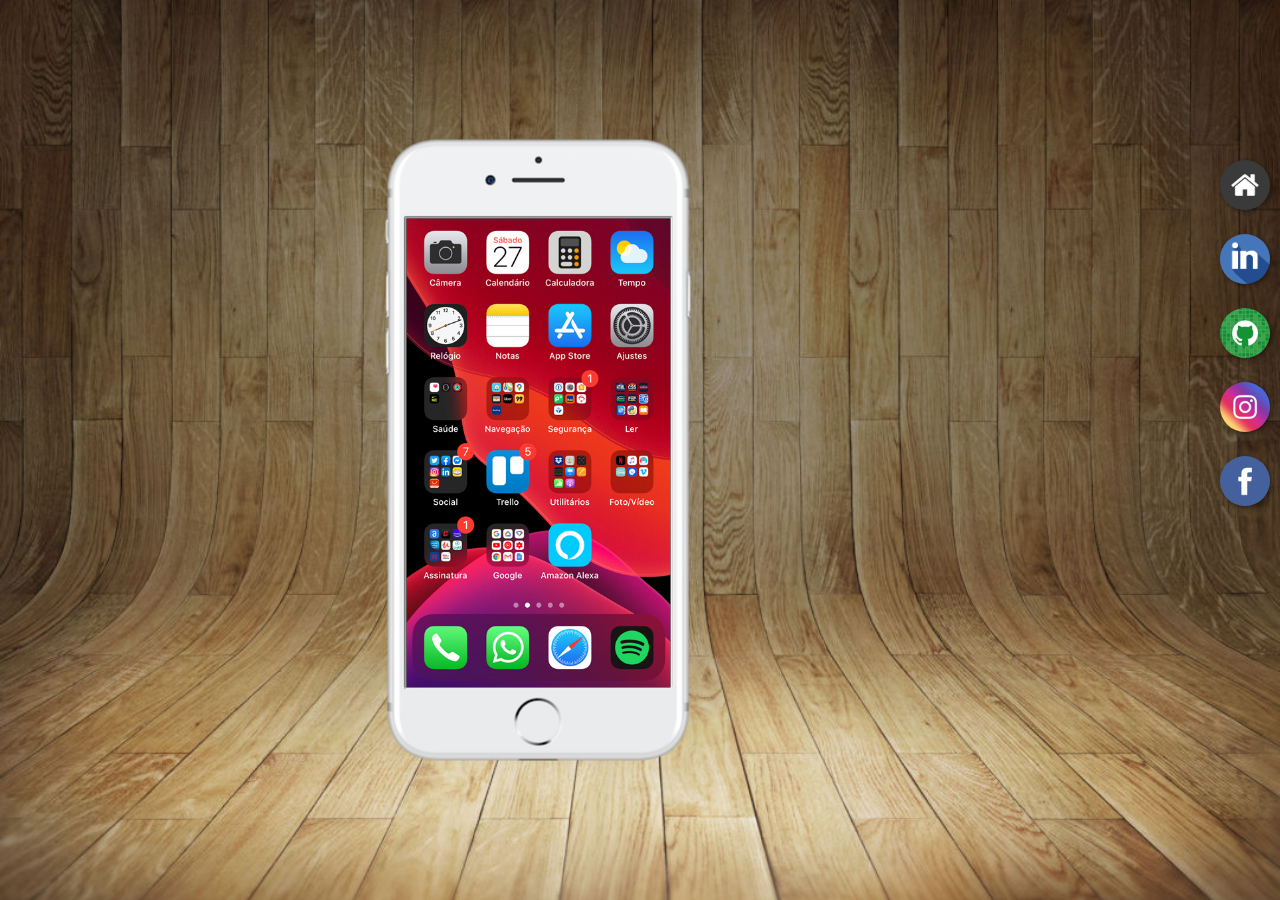
<file: index.html>
<!DOCTYPE html>
<html lang="pt-br">
<head>
    <meta charset="UTF-8">
    <meta name="viewport" content="width=device-width, initial-scale=1.0">
    <link rel="shortcut icon" href="imagens/favicon.ico" type="image/x-icon">
    <link rel="stylesheet" href="./styles/style.css">
    <title>Minhas Redes</title>
</head>
<body>
    <main>
        <section id="telefone">
            <iframe src="./pages/home.html" name="tela" id="tela">navegador não é compativel com isso</iframe>
        </section>
        <section id="redessociais">
            <a href="./pages/home.html" target="tela"><img src="imagens/logo-home.jpg" alt="home"></a><br>
            <a href="pages/linkedin.html" target="tela"><img src="imagens/logo-linkedin.png" alt="logo-linkedin"></a><br>
            <a href="pages/github.html" target="tela"><img src="imagens/logo-github.jpg" alt="logo-github"></a><br>
            <a href="pages/instagram.html" target="tela"><img src="imagens/logo-instagram.jpg" alt="logo-instagram"></a><br>
            <a href="pages/facebook.html" target="tela"><img src="imagens/logo-facebook.jpg" alt="logo-facebook"></a>
        </section>
    </main>
</body>
</html>
</file>
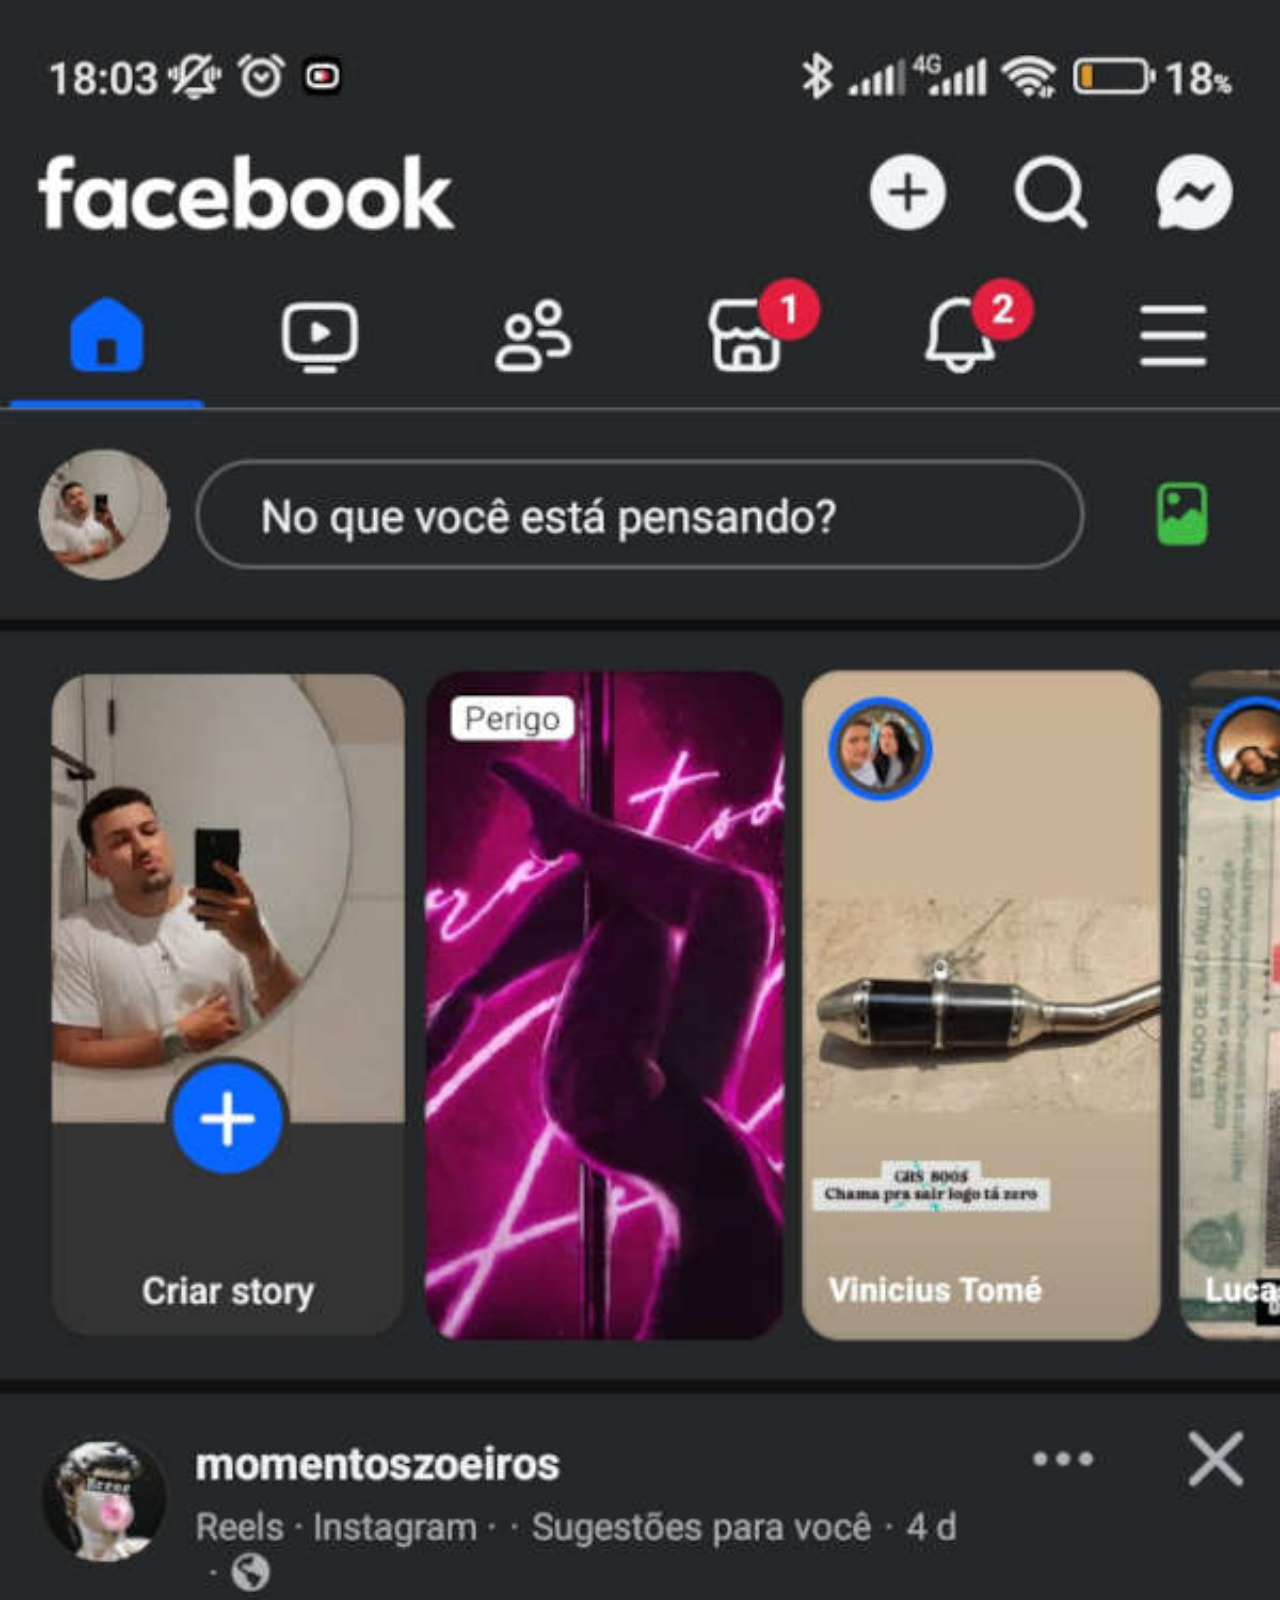
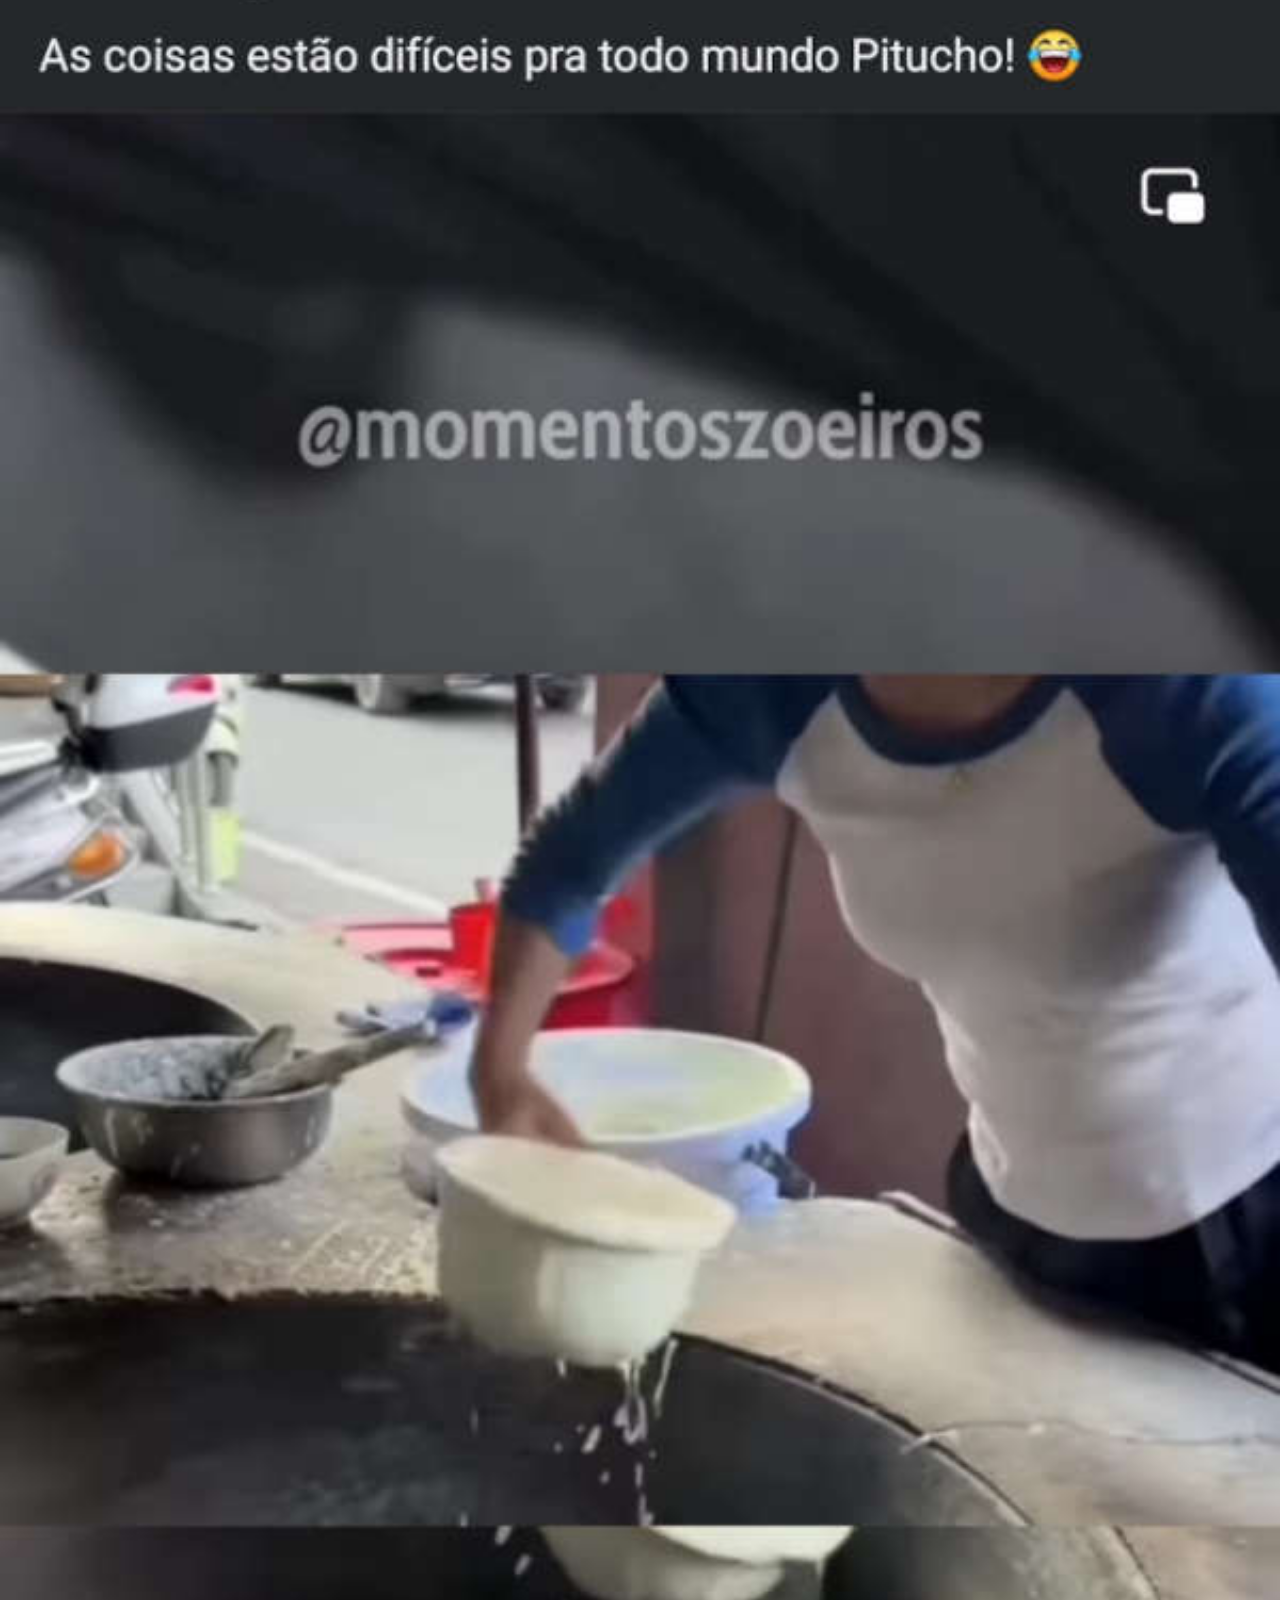
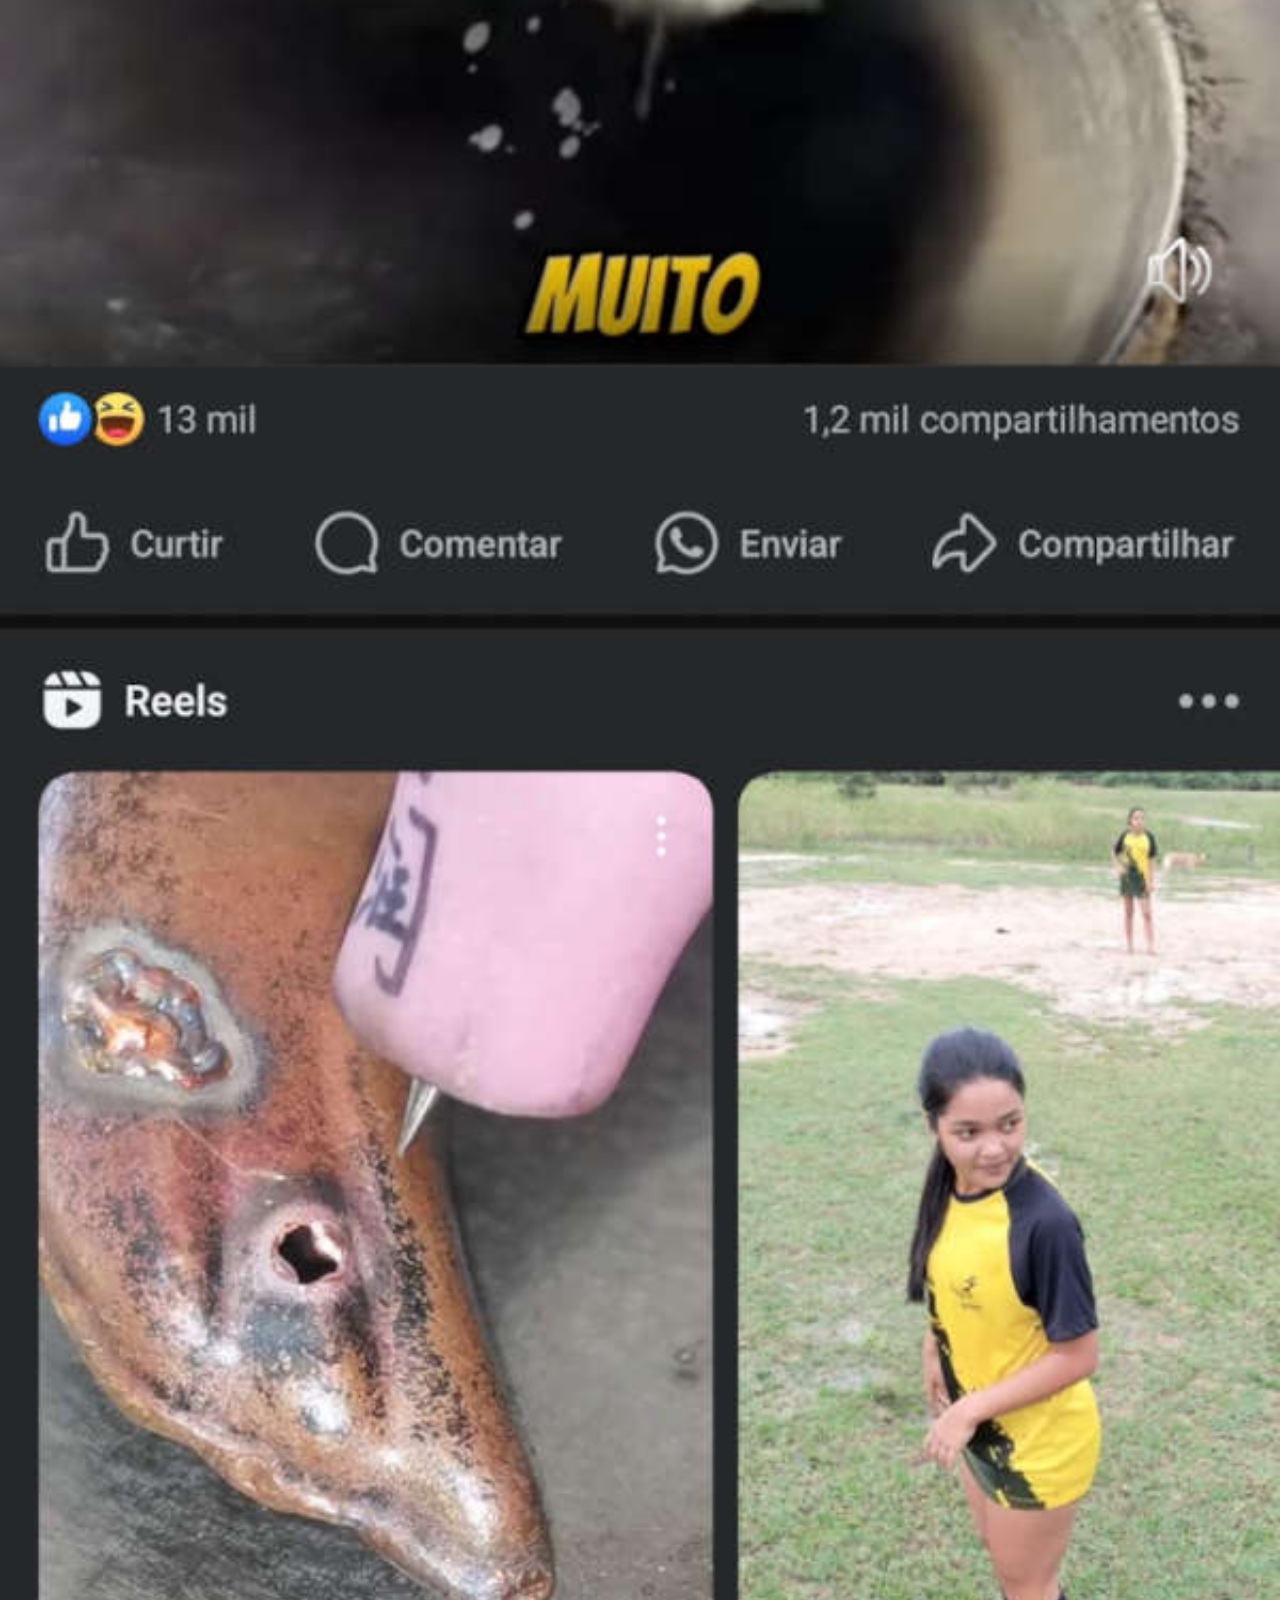
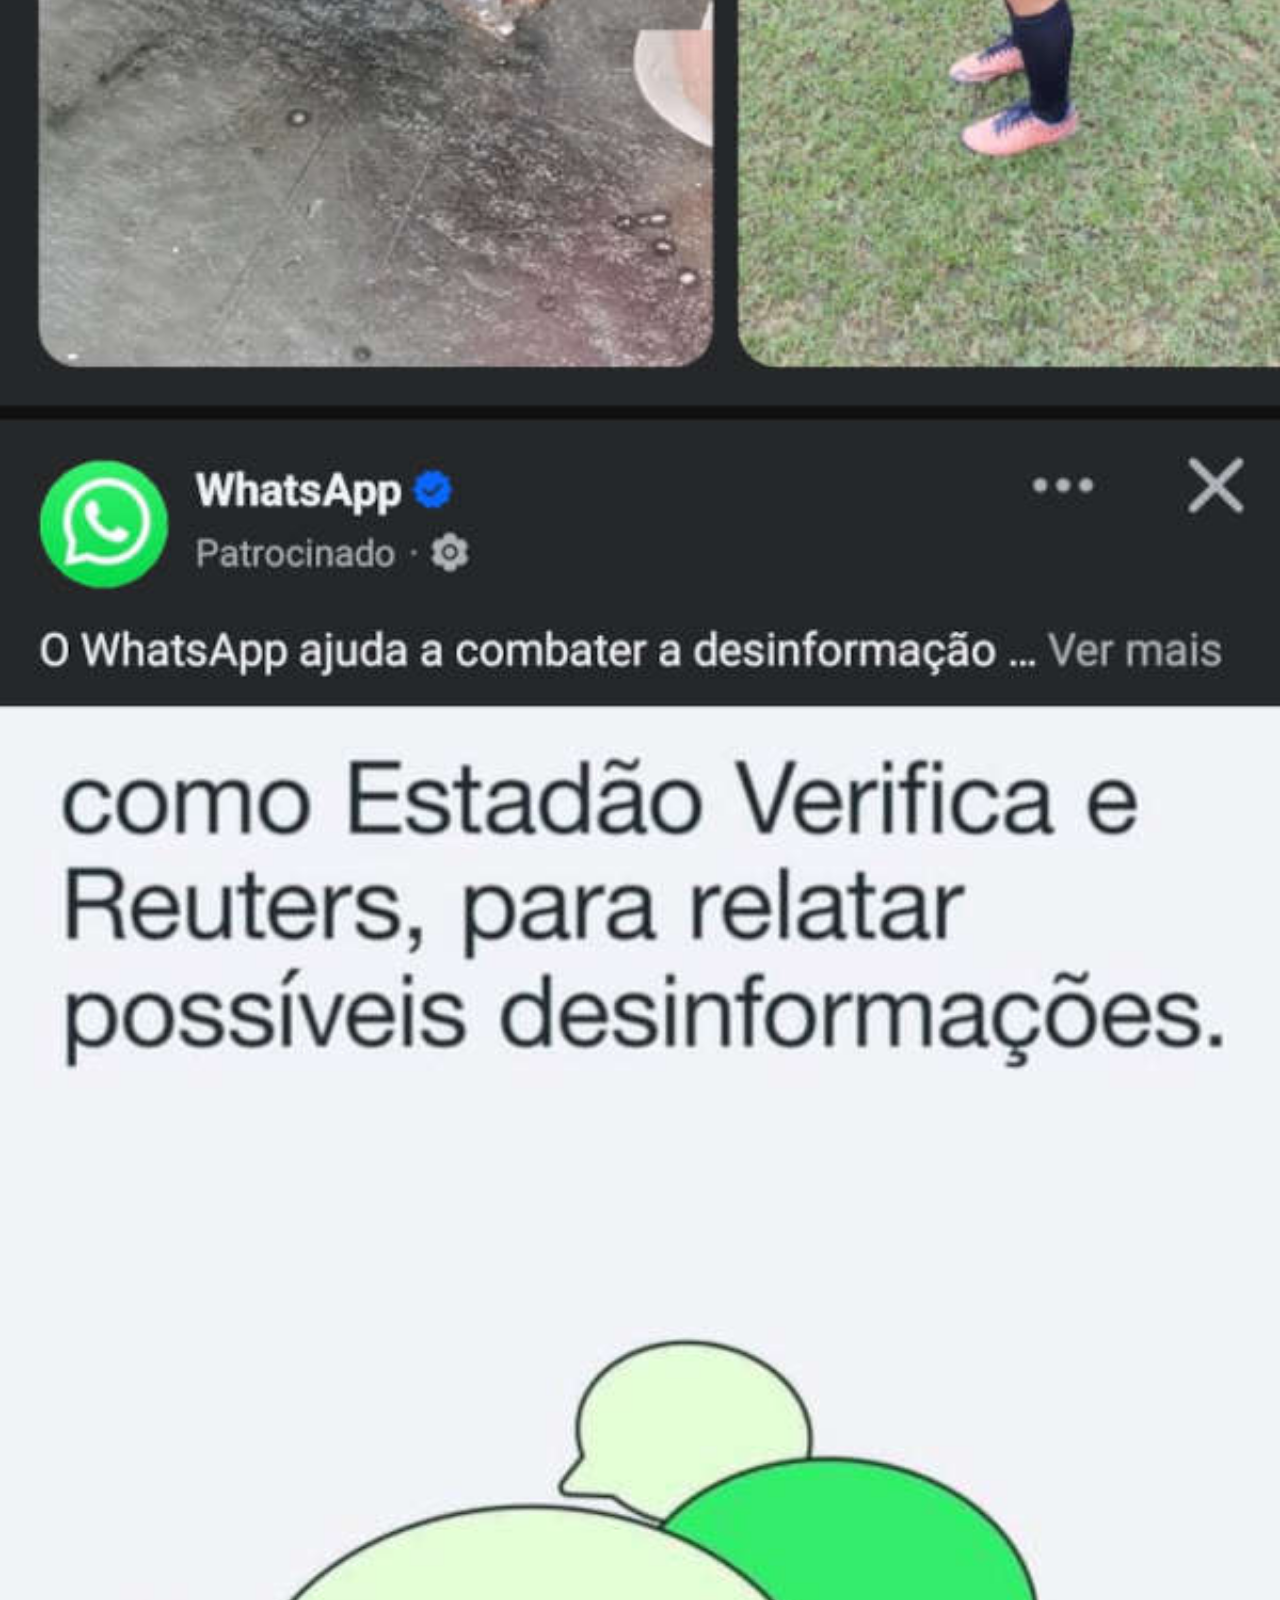
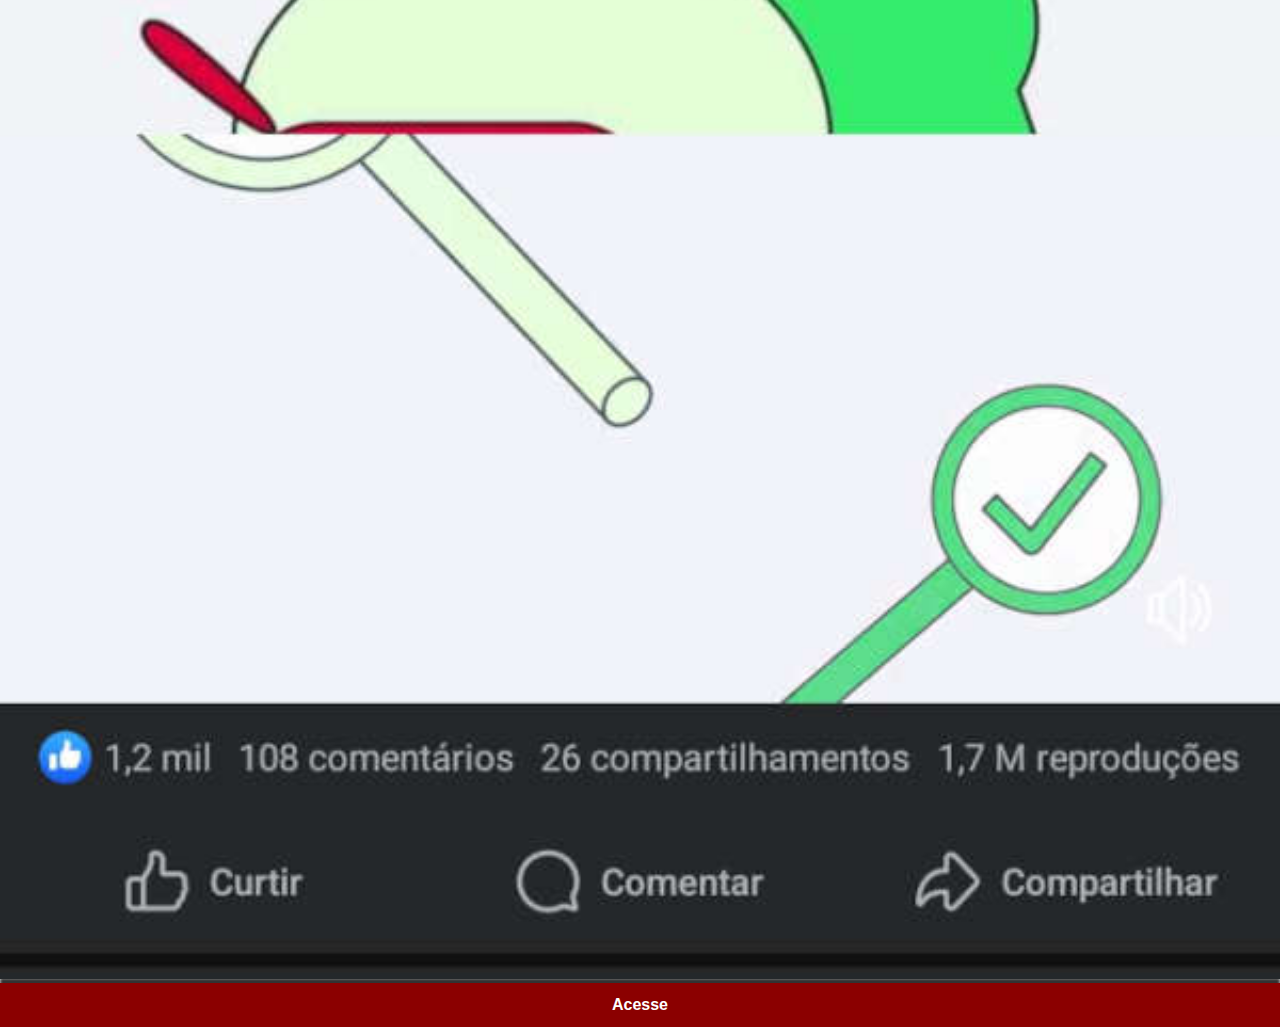
<file: pages/facebook.html>
<!DOCTYPE html>
<html lang="pt-br">
<head>
    <meta charset="UTF-8">
    <meta name="viewport" content="width=device-width, initial-scale=1.0">
    <link rel="stylesheet" href="../styles/redes.css">
    <title>Facebook</title>
</head>
<body>
    <img src="../imagens/tela-facebook.jpg" alt="tela tela-facebook">
    <a href="https://www.google.com/url?sa=t&rct=j&q=&esrc=s&source=web&cd=&cad=rja&uact=8&ved=2ahUKEwjo7Nm3wsWIAxW3qZUCHZcYCQwQFnoECAkQAQ&url=https%3A%2F%2Fwww.facebook.com%2F%3Flocale%3Dpt_BR&usg=AOvVaw2tSOSr8C_HdW62WCfZyZH2&opi=89978449" target="_blank">Acesse</a>
</body>
</html>
</file>
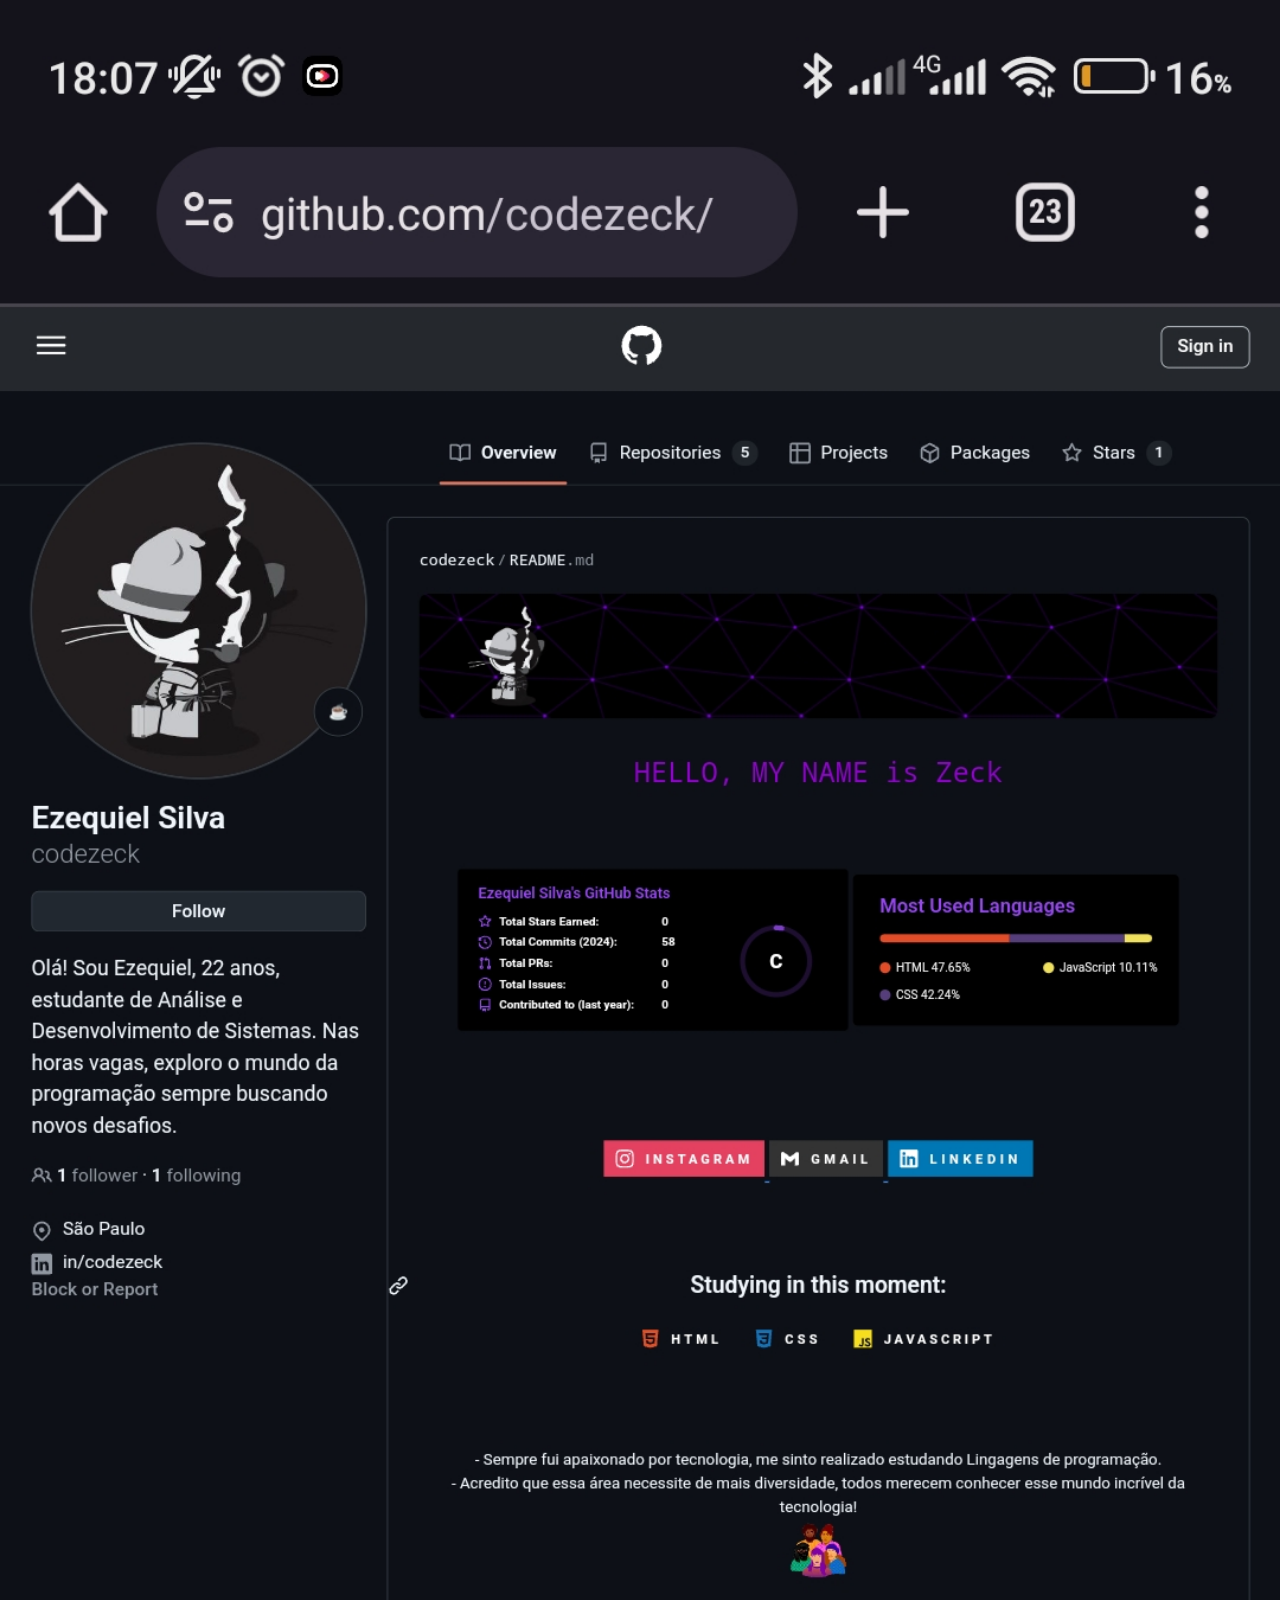
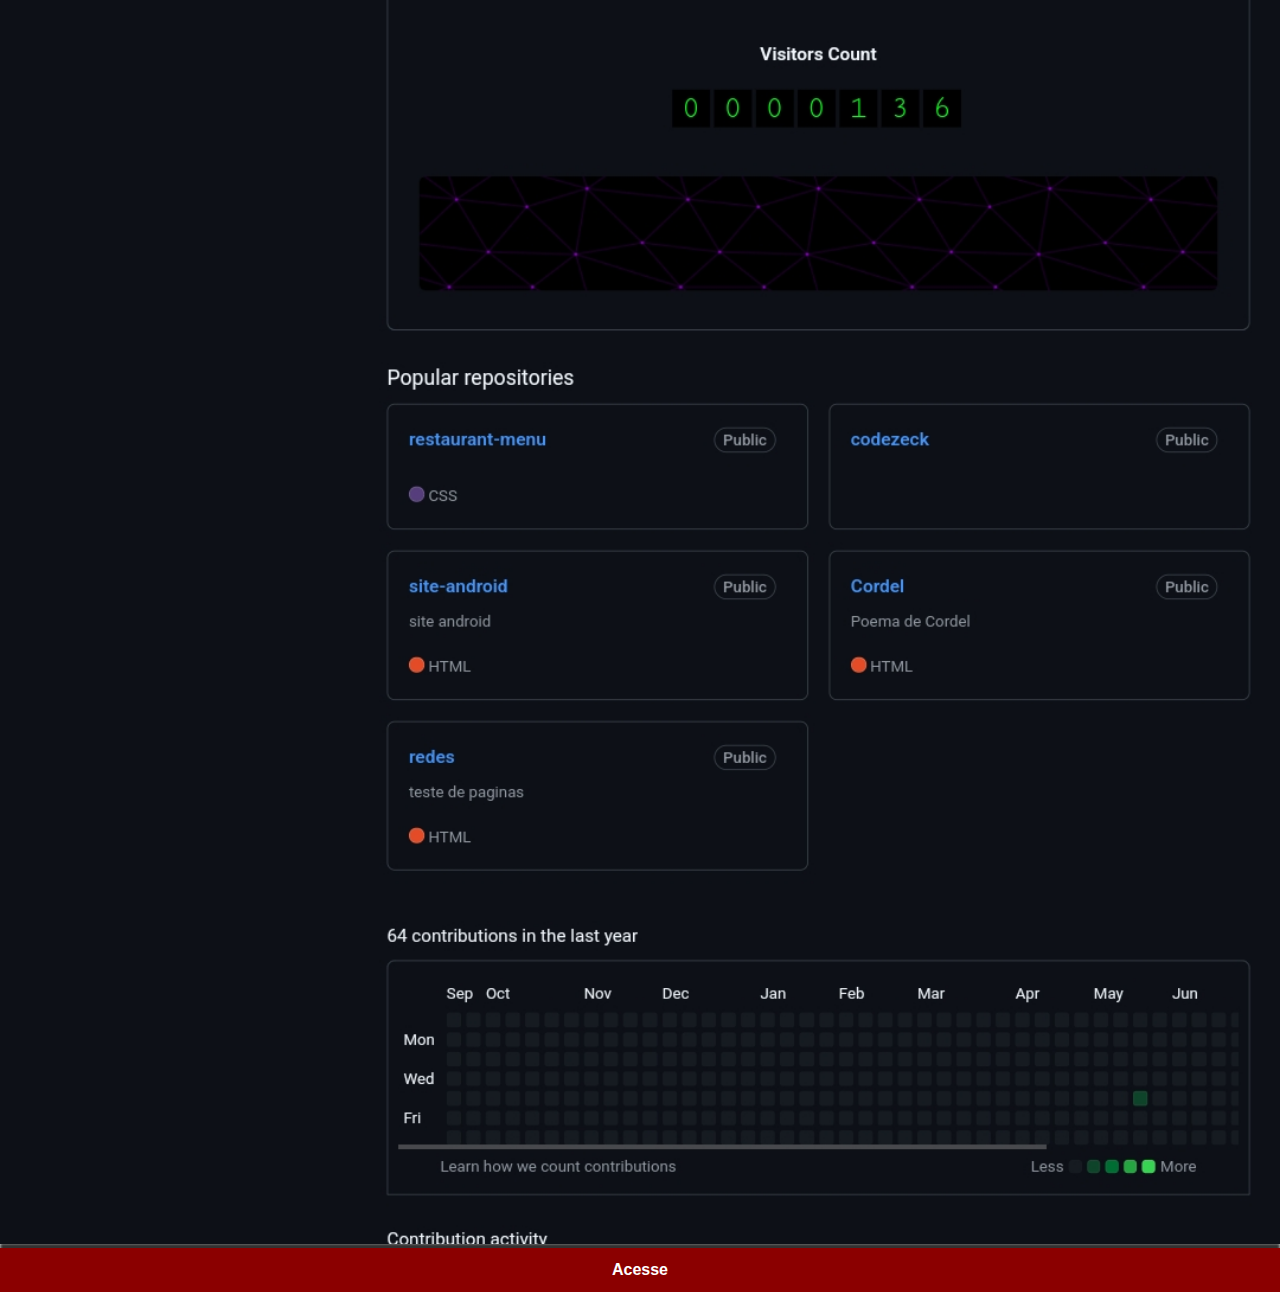
<file: pages/github.html>
<!DOCTYPE html>
<html lang="pt-br">
<head>
    <meta charset="UTF-8">
    <meta name="viewport" content="width=device-width, initial-scale=1.0">
    <link rel="stylesheet" href="../styles/redes.css">
    <title>GitHub</title>
</head>
<body>
    <img src="../imagens/tela-github.jpg" alt="tela-github">
    <a href="https://github.com/codezeck" target="_blank">Acesse</a>
</body>
</html>
</file>
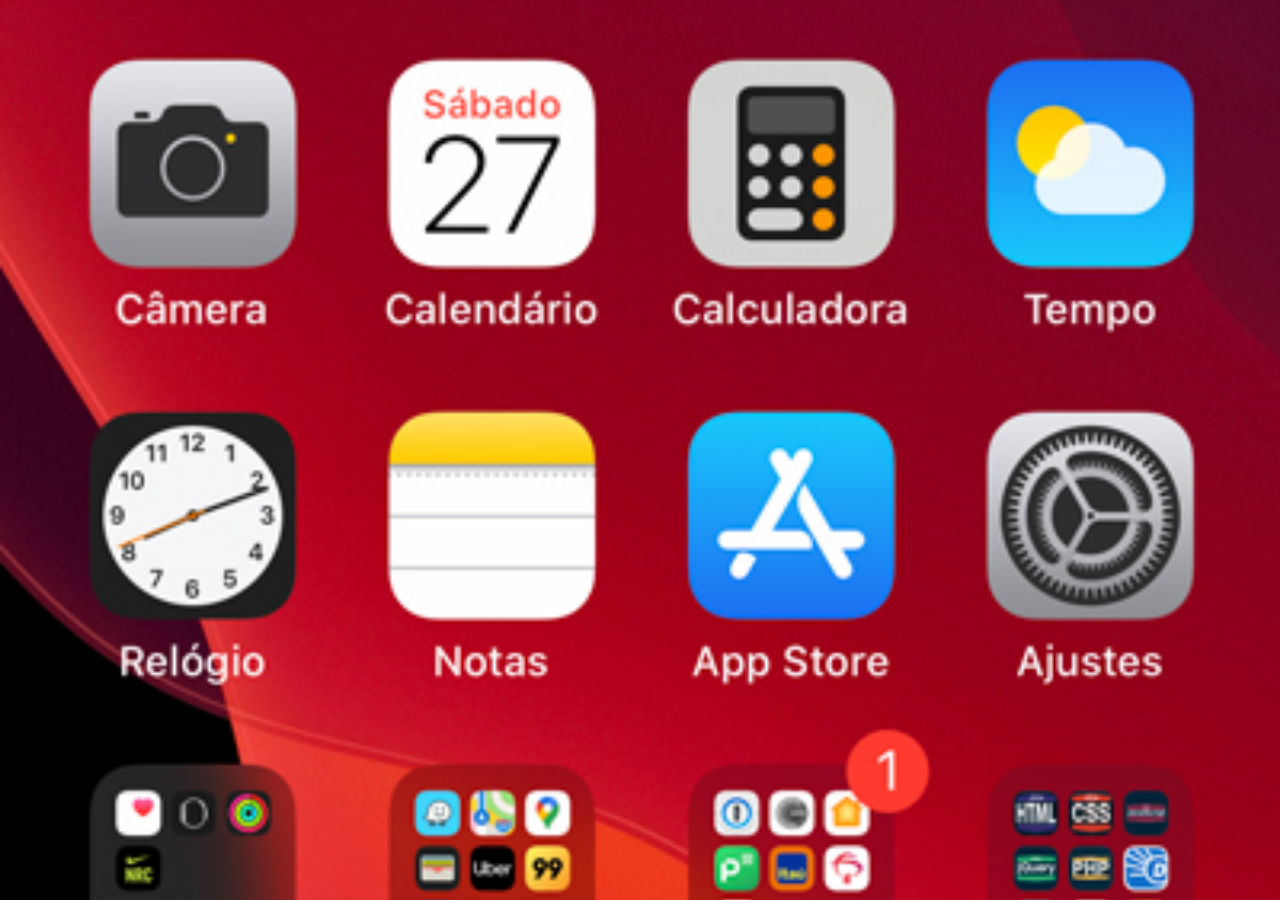
<file: pages/home.html>
<!DOCTYPE html>
<html lang="pt-br">
<head>
    <meta charset="UTF-8">
    <meta name="viewport" content="width=device-width, initial-scale=1.0">
    <title>Home</title>
</head>
<body>
    <style>
        *{
            margin: 0;
            padding: 0;
        }
        body{
            width: 100vw;
            height: 100vh;
            background: url(../imagens/tela-home.jpg) no-repeat top center;
            background-size: cover;
            
        }
    </style>
</body>
</html>
</file>
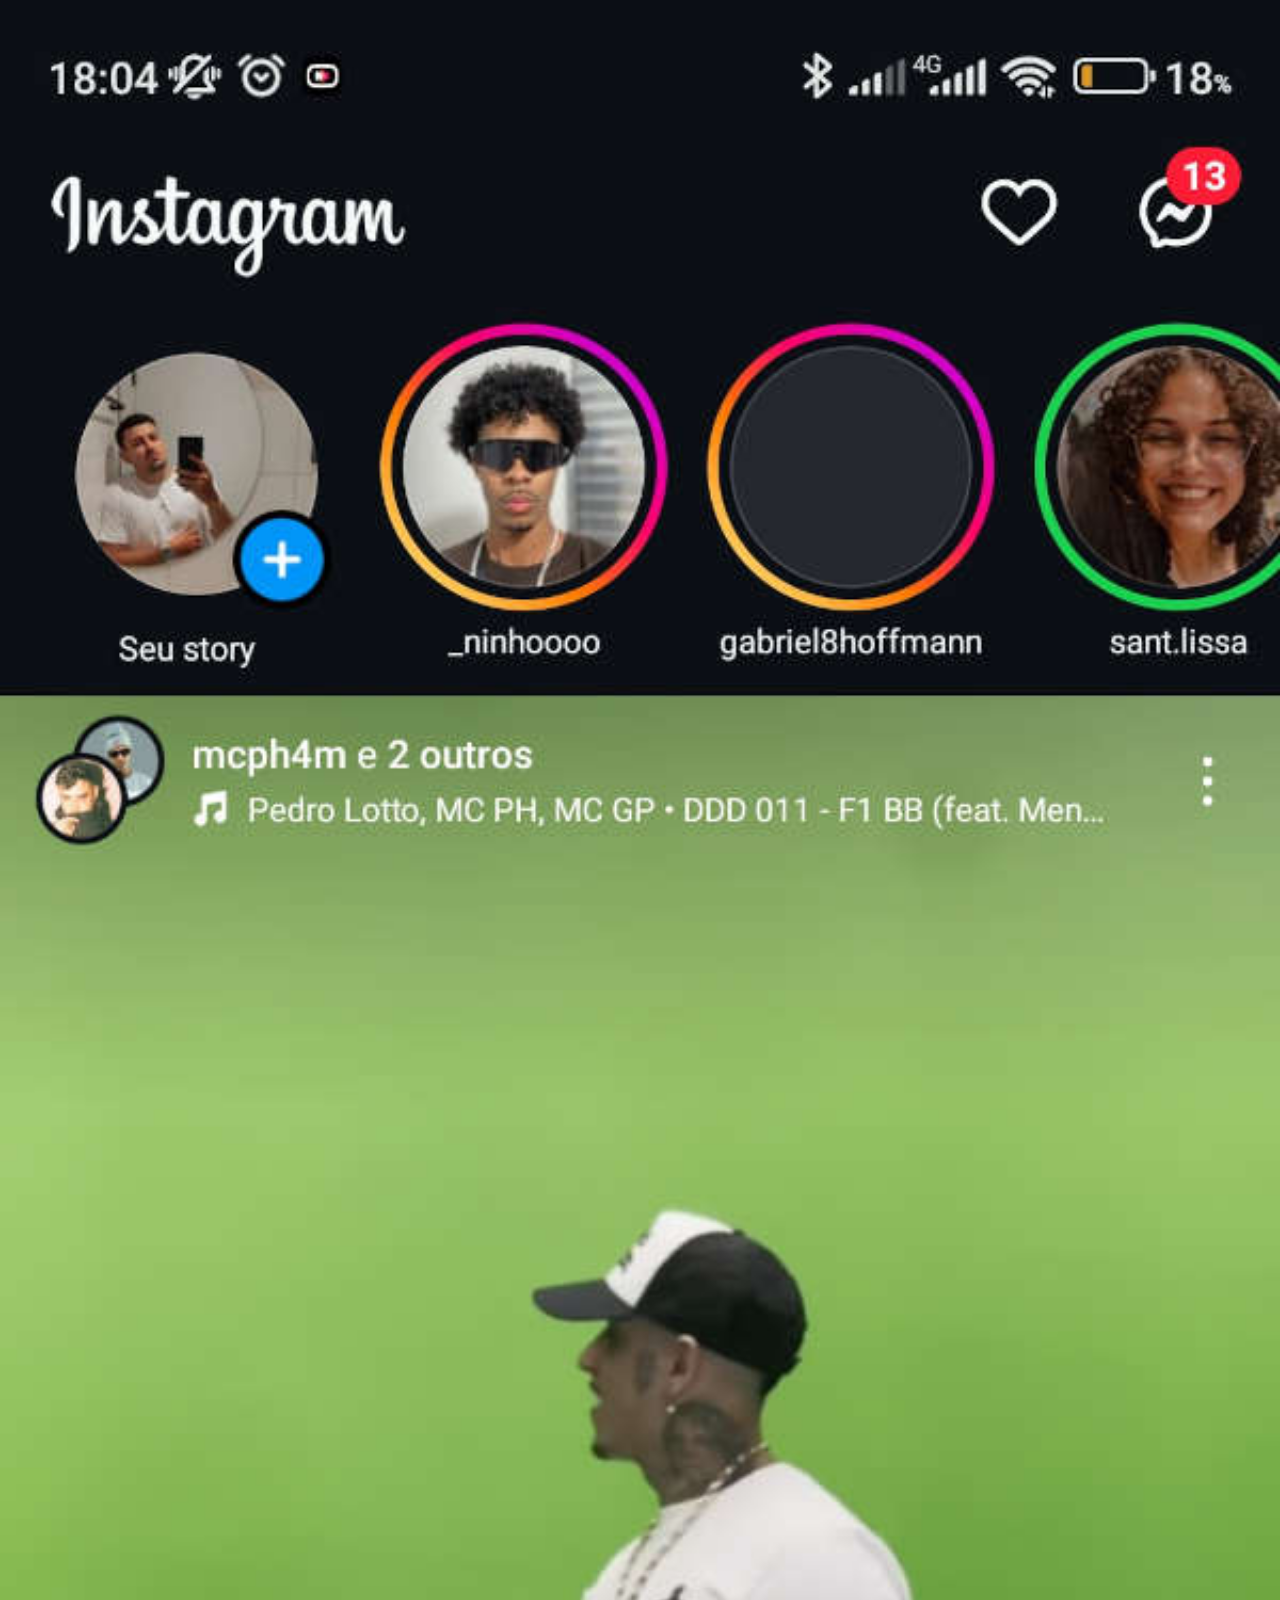
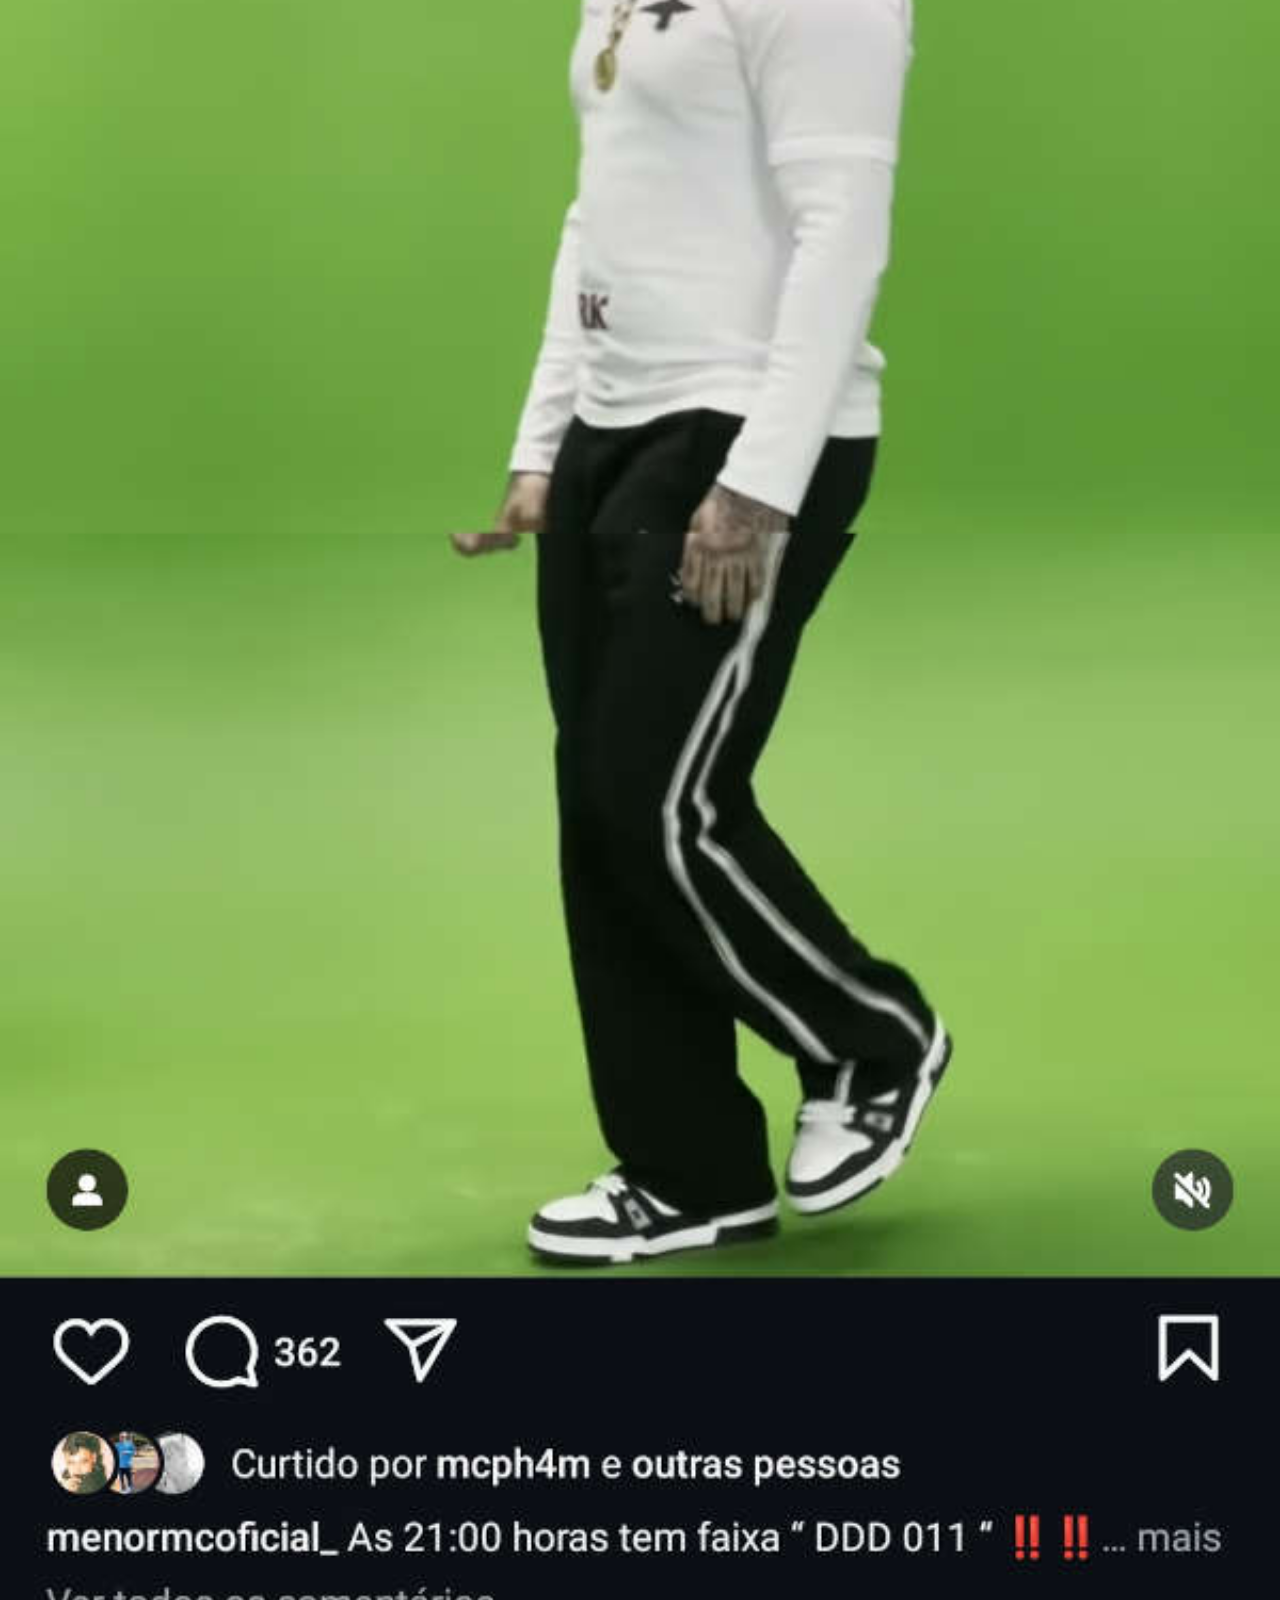
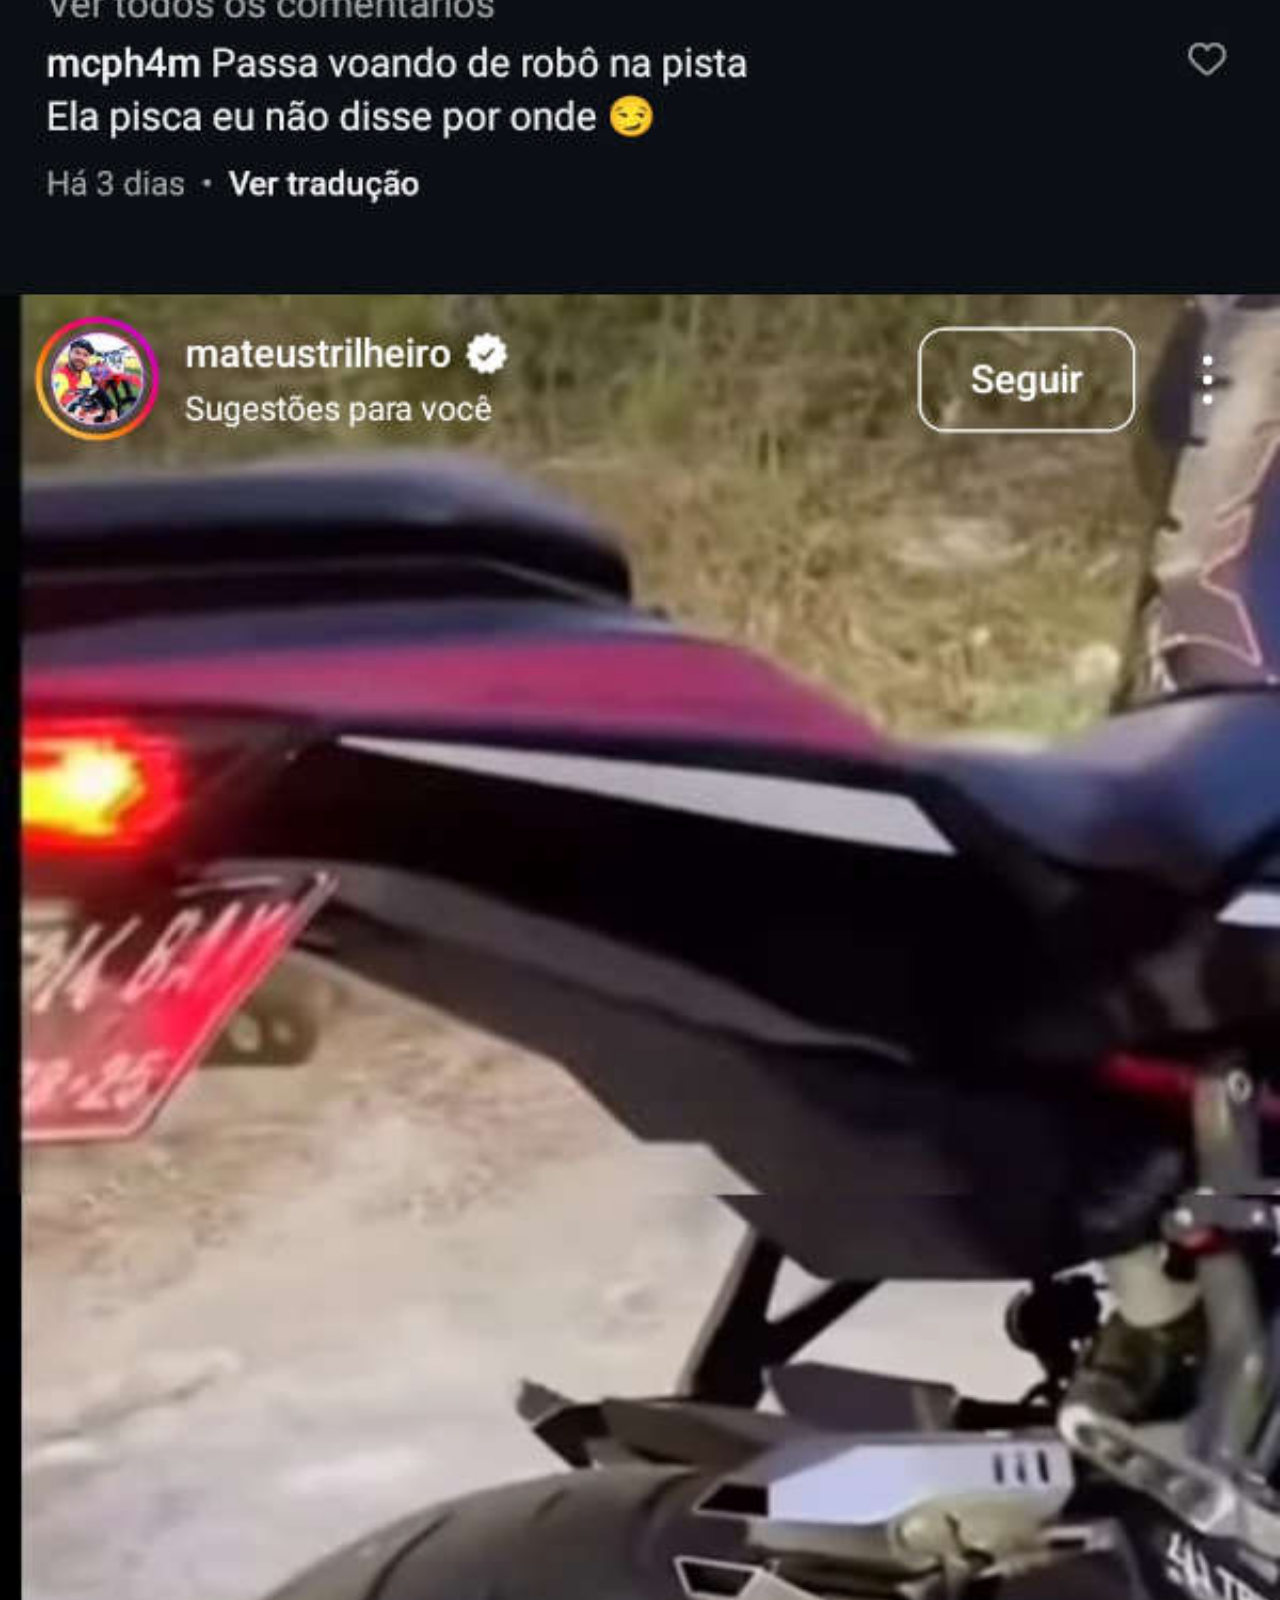
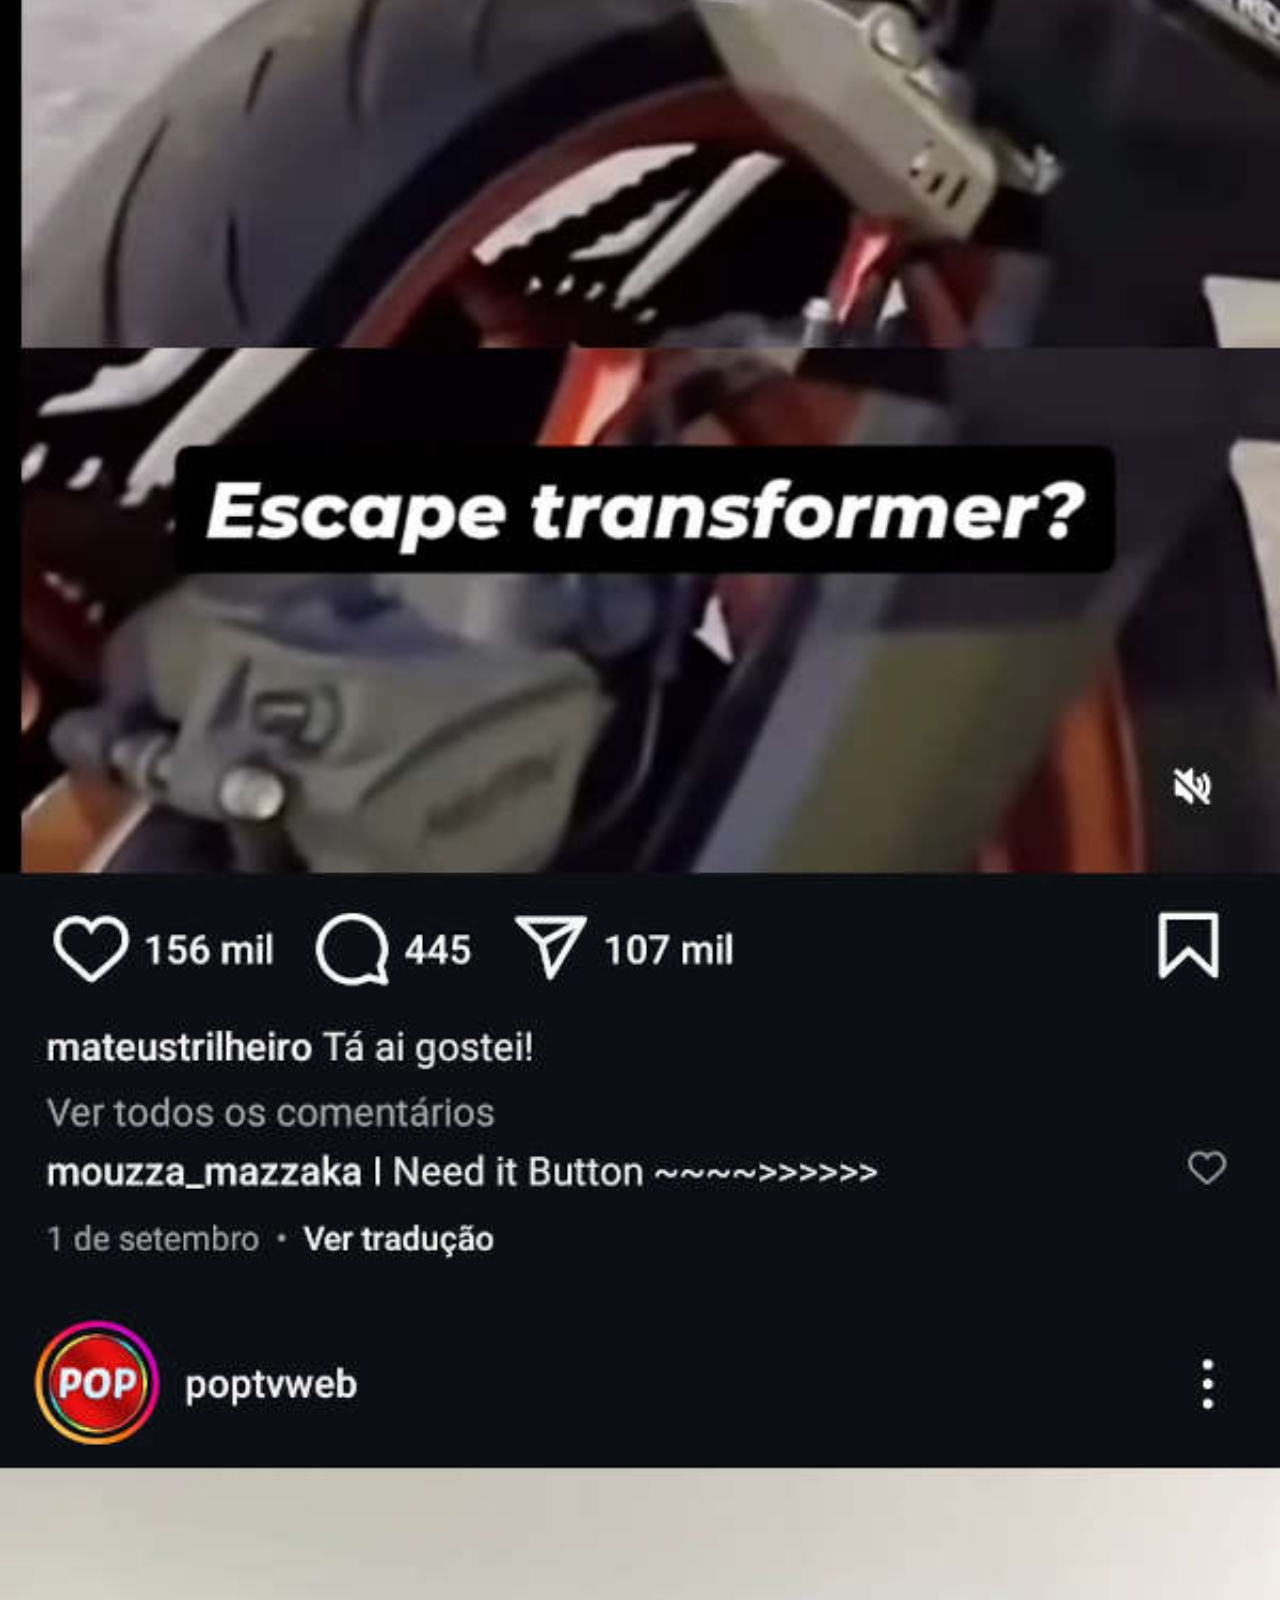
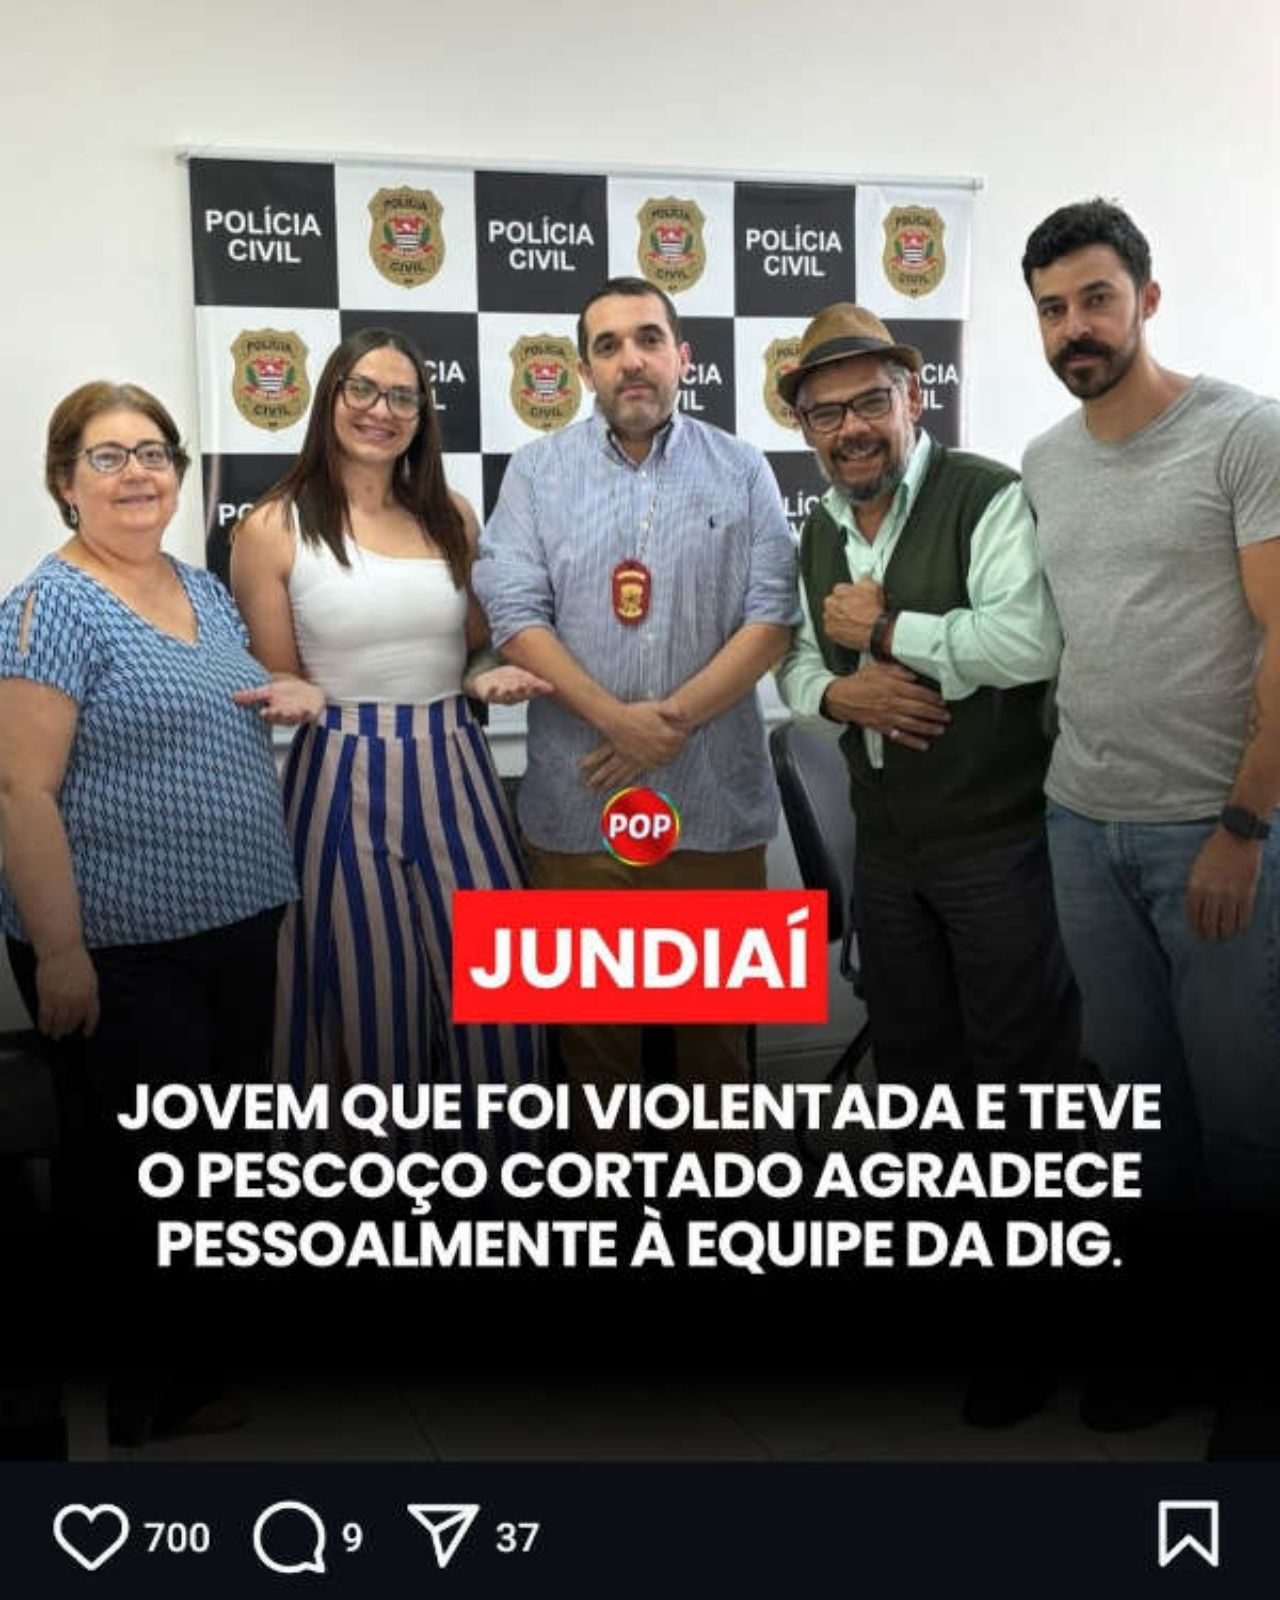
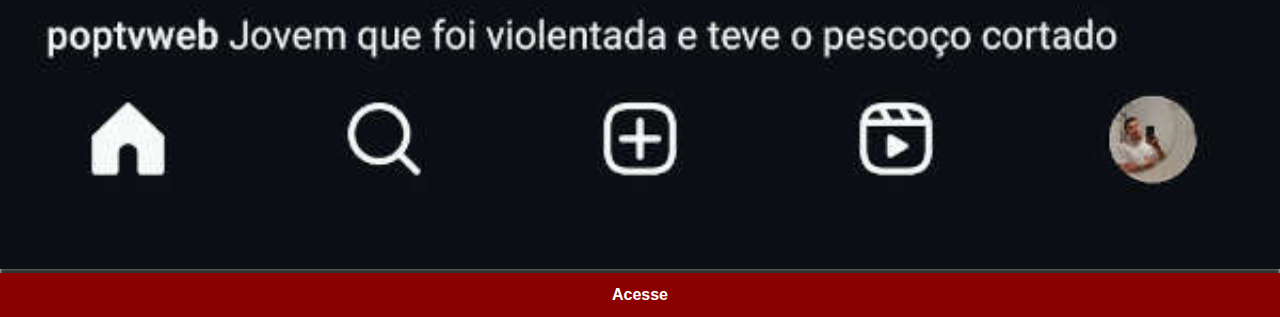
<file: pages/instagram.html>
<!DOCTYPE html>
<html lang="pt-br">
<head>
    <meta charset="UTF-8">
    <meta name="viewport" content="width=device-width, initial-scale=1.0">
    <link rel="stylesheet" href="../styles/redes.css">
    <title>instagram</title>
</head>
<body>
    <img src="../imagens/tela-instagram.jpg" alt="tela tela-instagram">
    <a href="https://www.instagram.com/zecagcb/" target="_blank">Acesse</a>
</body>
</html>
</file>
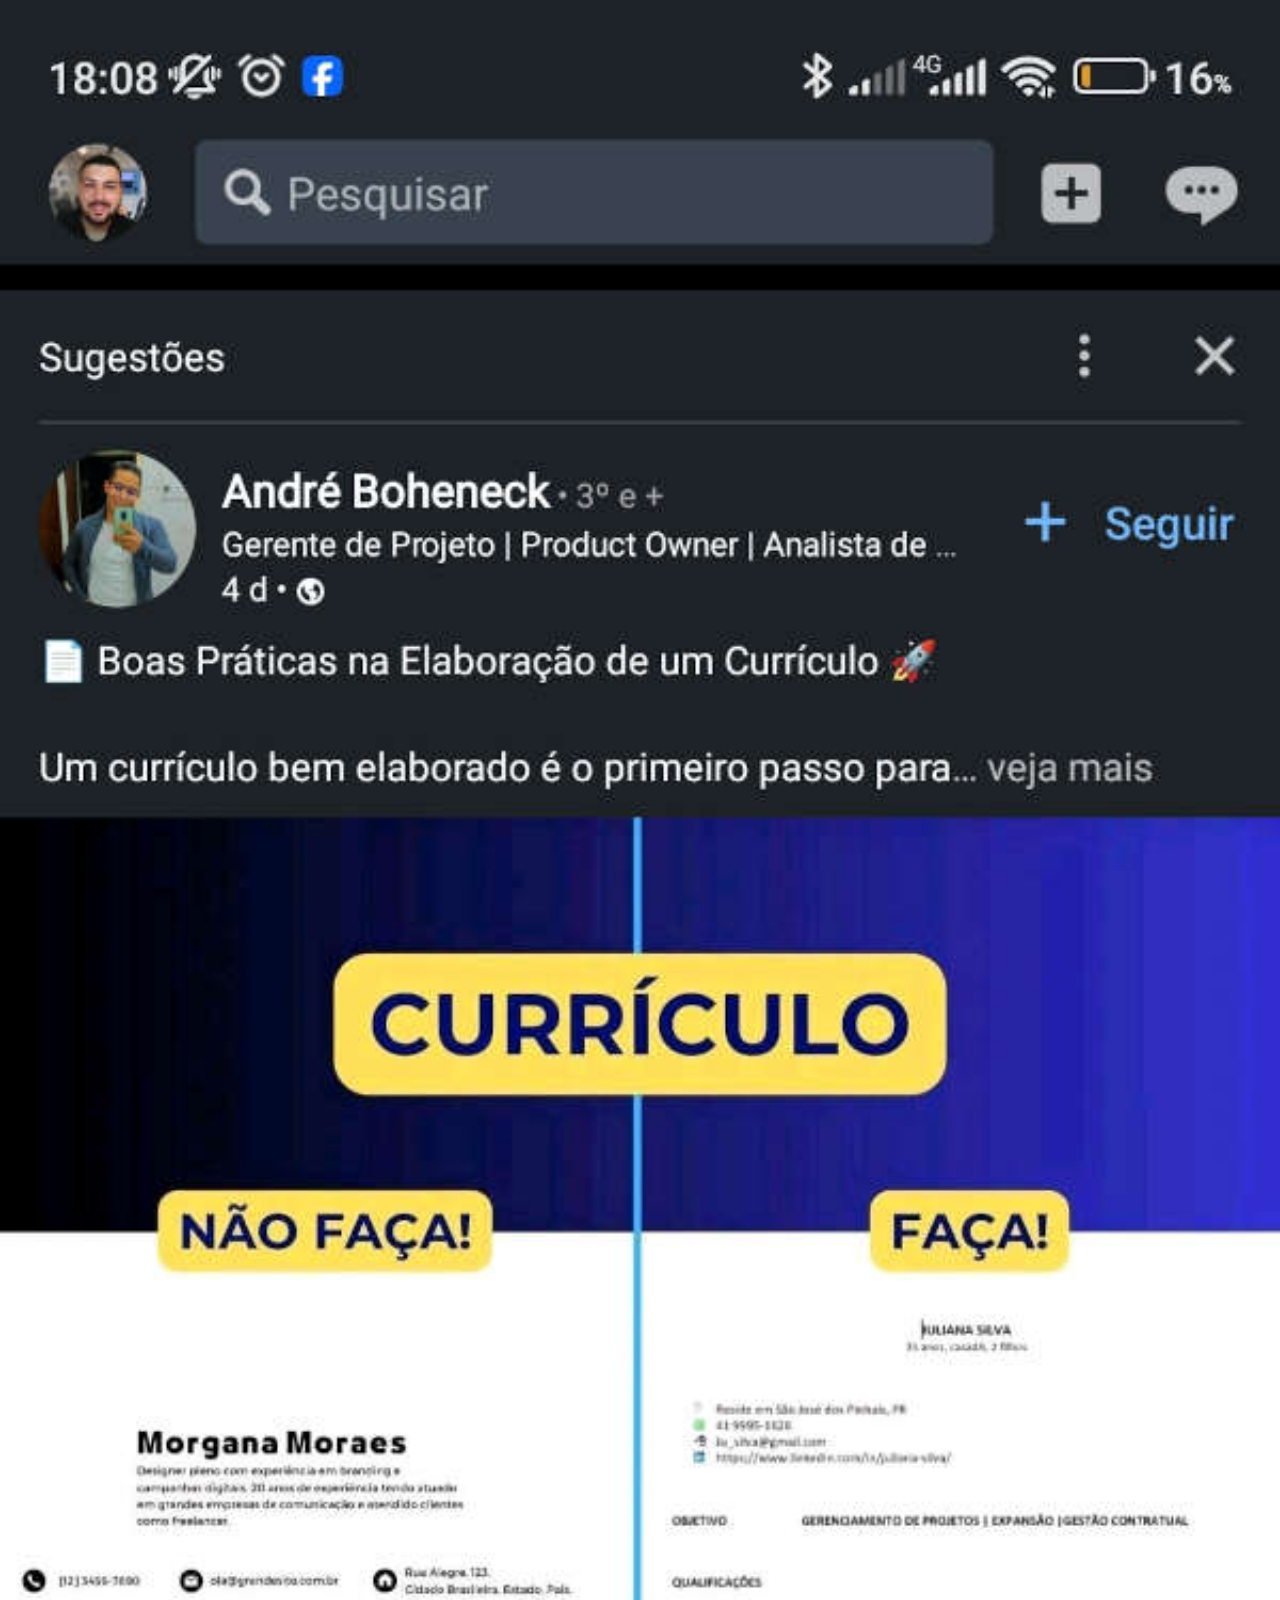
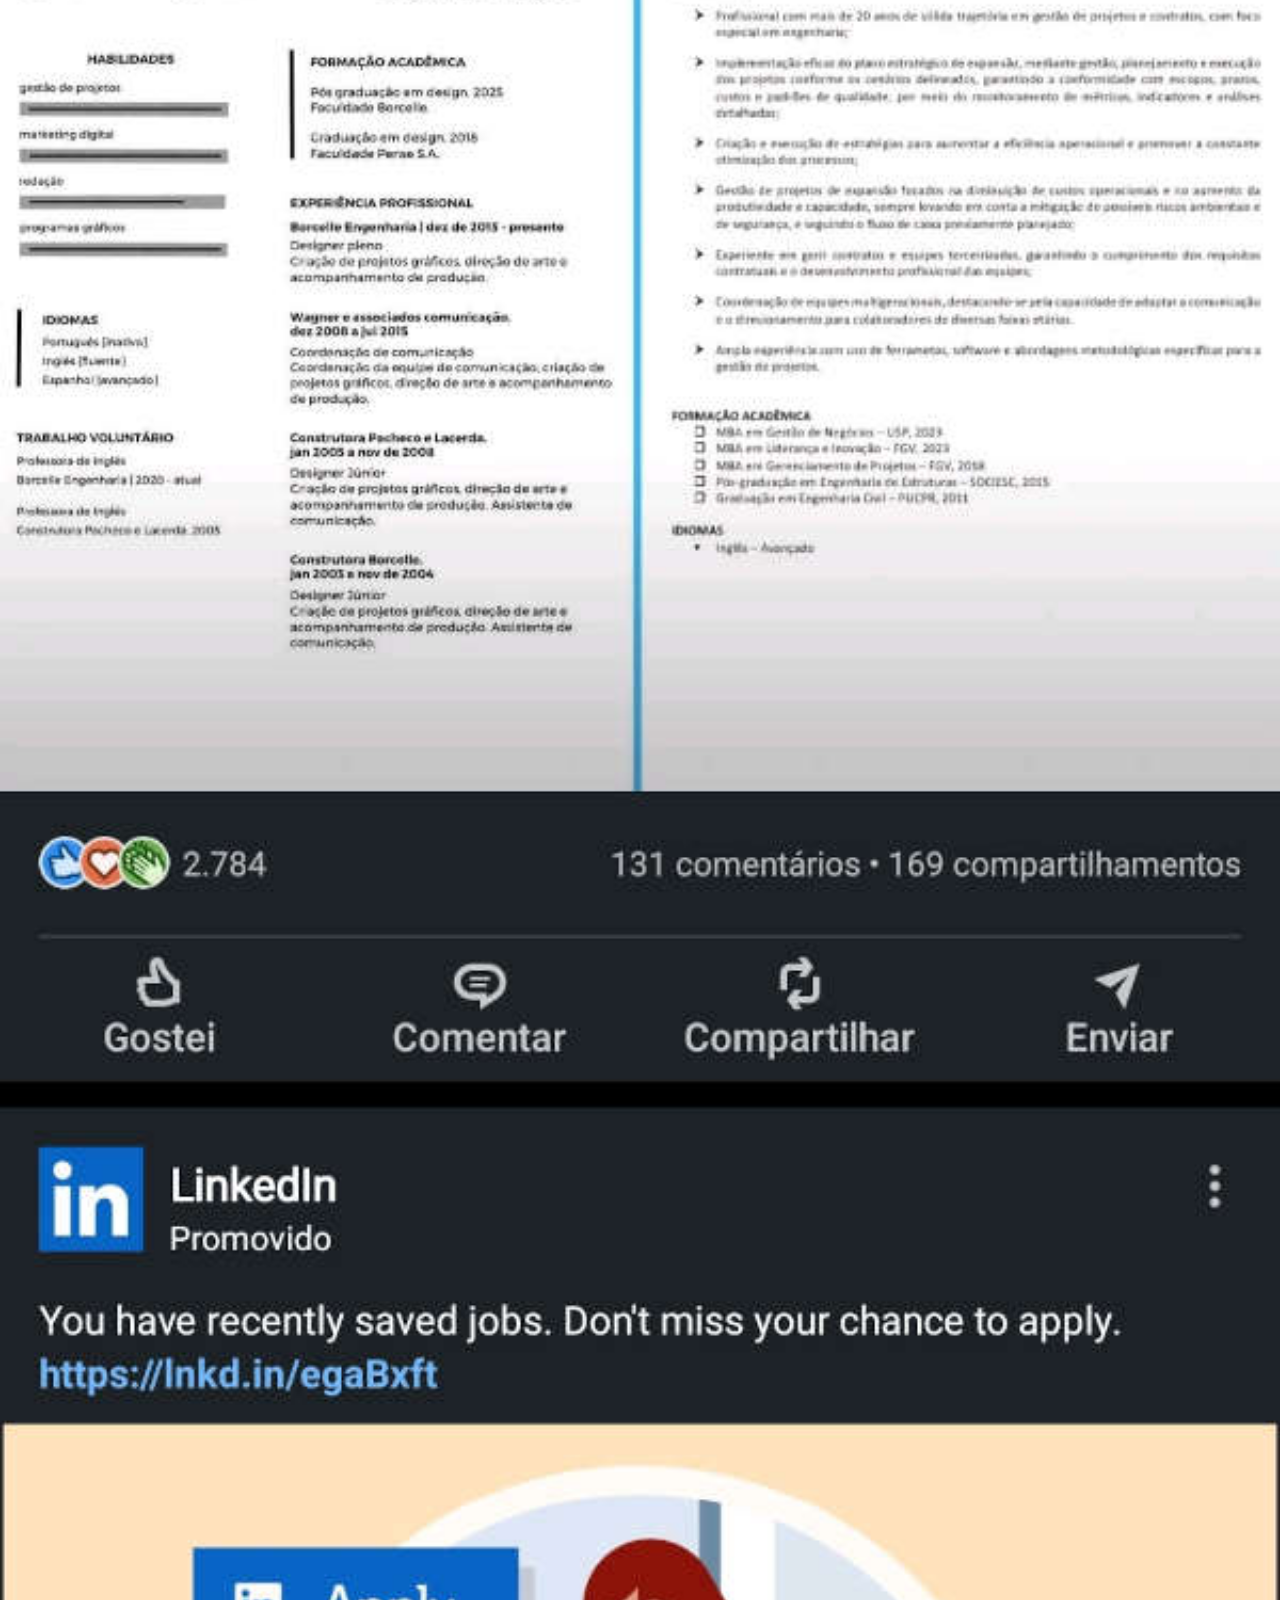
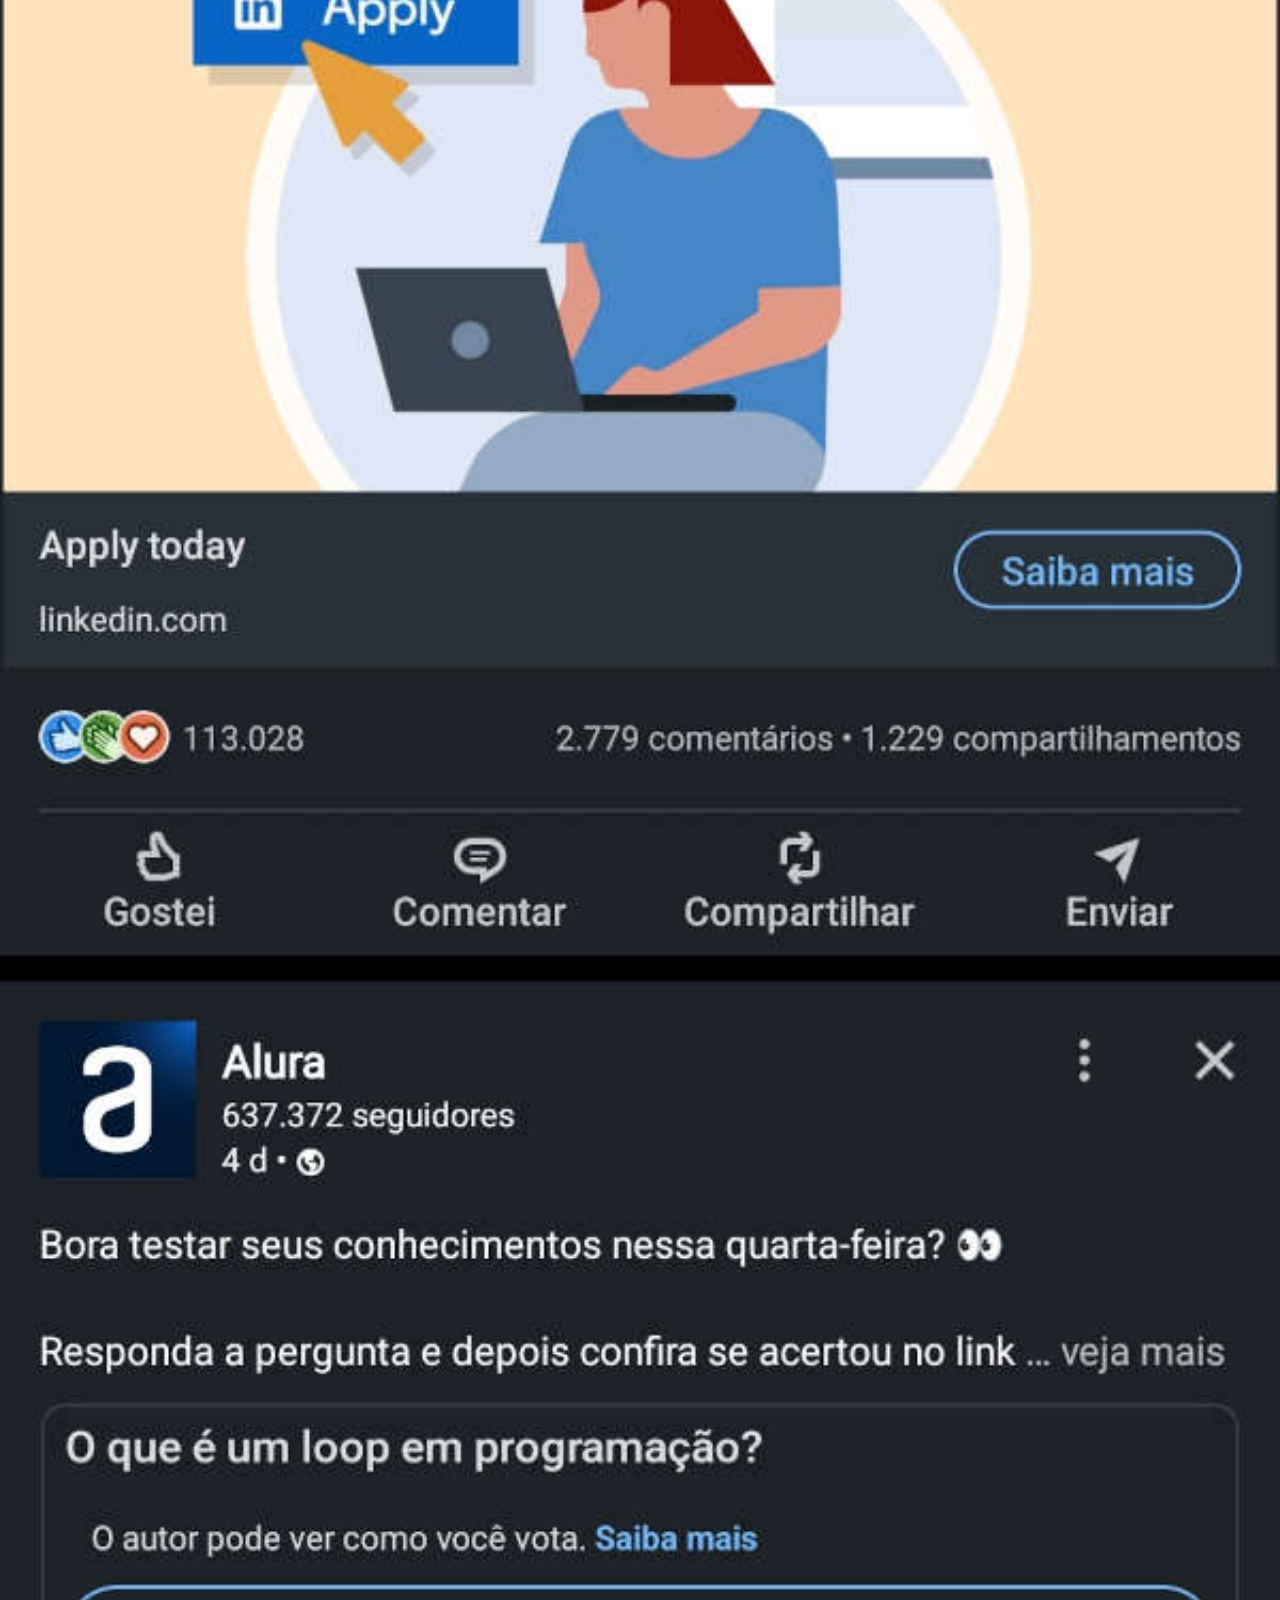
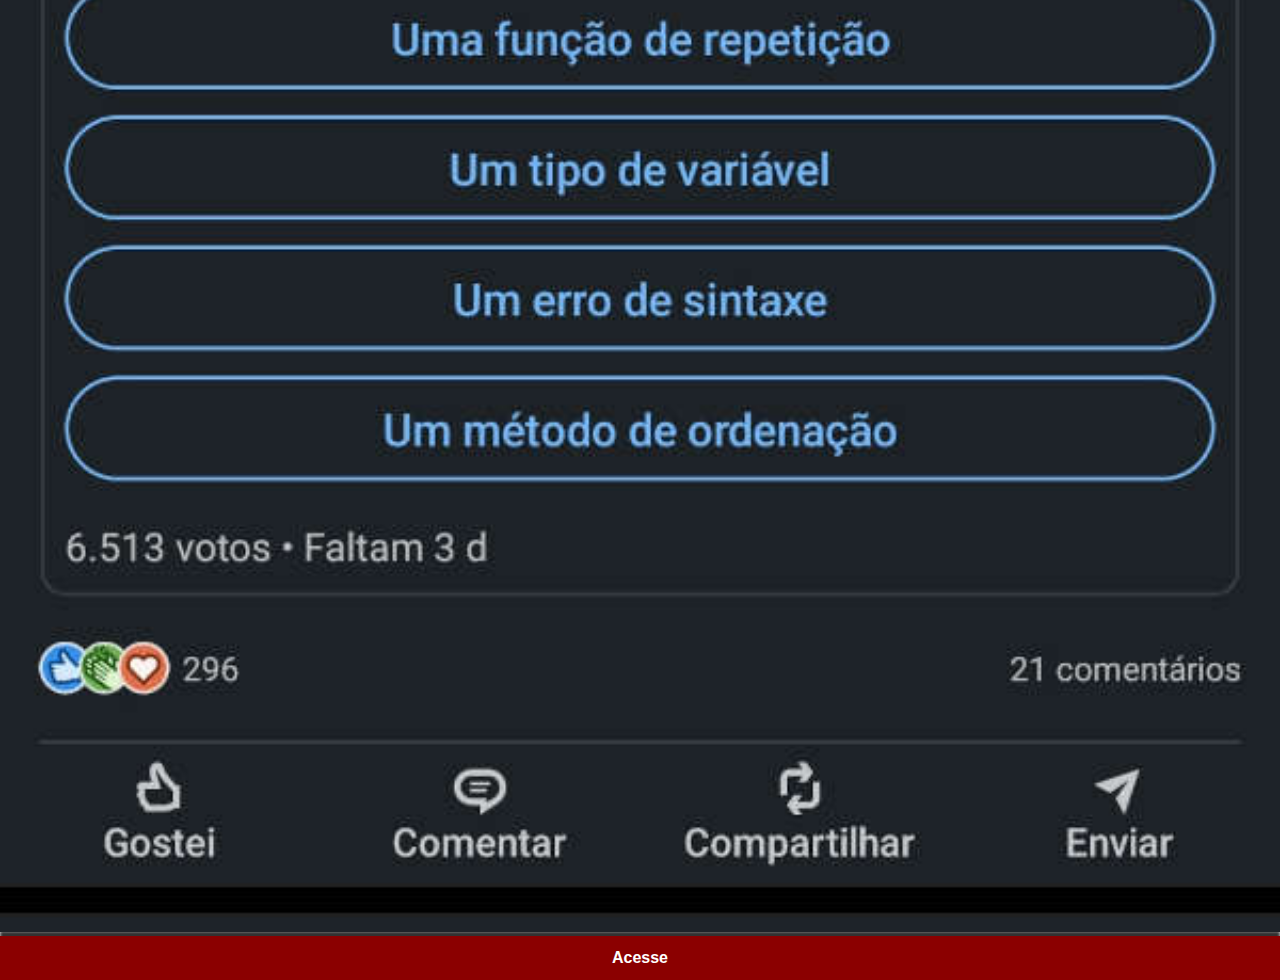
<file: pages/linkedin.html>
<!DOCTYPE html>
<html lang="pt-br">
<head>
    <meta charset="UTF-8">
    <meta name="viewport" content="width=device-width, initial-scale=1.0">
    <link rel="stylesheet" href="../styles/redes.css">
    <title>Youtube</title>
</head>
<body>
    <img src="../imagens/tela-linkedin.jpg" alt="tela tela-youtube">
    <a href="https://www.linkedin.com/in/codezeck/" target="_blank">Acesse</a>
</body>
</html>
</file>
<file: styles/style.css>
@charset "UTF-8";

*{
    margin: 0px;
    padding: 0px;
}
::-webkit-scrollbar{
    width: 0px;
    height: 0px;
}
html, body{
    height: 100vh;
    width: 100vw;
}   
body{
    background: url(../imagens/fundo-madeira.jpg) no-repeat center top;
    background-size: cover;
    background-attachment: fixed;
}
main{
    height: 100vh;
    position: relative;
}
section#telefone{
    position: absolute;
    top: 50%;
    left: 42%;
    transform: translate(-50%, -50%);

    height: 627px;
    width: 311px;
    background: url(../imagens/frame-iphone.png) no-repeat;
}
iframe#tela{
    position: relative;
    top: 80px;
    left: 22px;
    width: 264px;
    height: 469px;
}
section#redessociais{
    text-align: right;
    padding-top: 150px;
}
section#redessociais img{
    width: 50px;
    margin: 10px;
    border-radius: 50%;
    box-shadow: 2px 2px 5px rgba(0, 0, 0, 0.408);
    box-sizing: border-box;
}
section#redessociais img:hover{
    border: 2px solid rgba(255, 255, 255, 0.611);
    transform: translate(-3px, -3px);
    box-shadow: 5px 5px 10px rgba(0, 0, 0, 0.611);
    transition: transform 0.3s, border 1s;
}
</file>
<file: styles/redes.css>
@charset "UTF-8";

*{
    margin: 0px;
    padding: 0px;
    font-family: Arial, Helvetica, sans-serif;
}
::-webkit-scrollbar{
    width: 0px;
    height: 0px;
}
img{
    width: 100vw;
}
a{
    display: block;
    background-color: darkred;
    color: white;
    padding: 13px;
    font-weight: bolder;
    text-align: center;
    text-decoration: none;
    box-shadow: 0px -5px 3px rgba(0, 0, 0, 0.803) ;
}
a:hover{
    text-decoration: underline;
}
</file>
